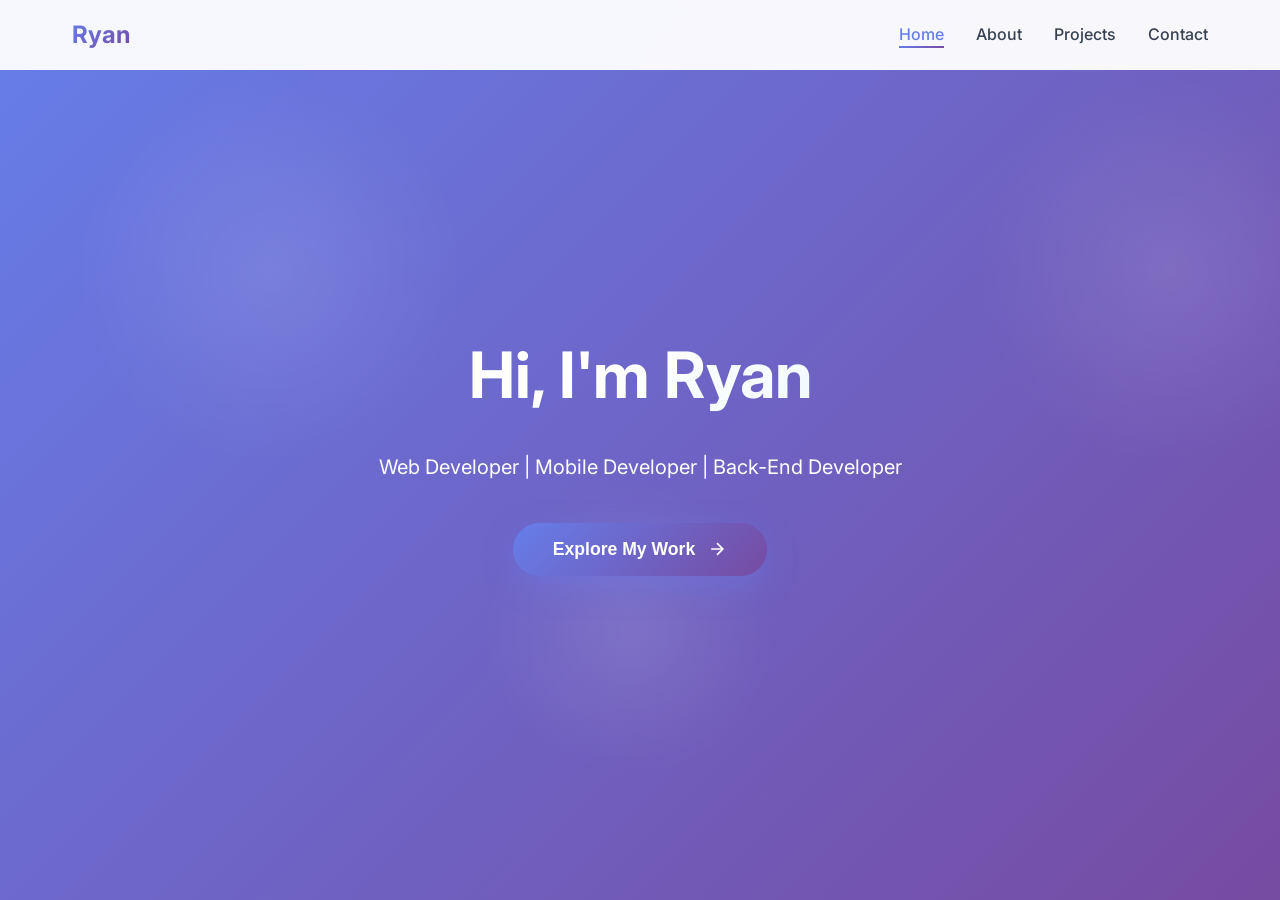
<file: index.html>
<!DOCTYPE html>
<html lang="id">
<head>
  <meta charset="UTF-8">
  <title>Portfolio | Ryan</title>
  <meta name="viewport" content="width=device-width, initial-scale=1.0">
  <link rel="stylesheet" href="css/navbar.css">
  <link rel="stylesheet" href="css/index.css">
  <link href="https://fonts.googleapis.com/css2?family=Inter:wght@300;400;500;600;700&display=swap" rel="stylesheet">
</head>
<body>
  <nav class="navbar">
    <div class="nav-container">
      <h2 class="logo">Ryan</h2>
      <ul class="nav-menu">
        <li><a href="index.html" class="nav-link active">Home</a></li>
        <li><a href="about.html" class="nav-link">About</a></li>
        <li><a href="projects.html" class="nav-link">Projects</a></li>
        <li><a href="contact.html" class="nav-link">Contact</a></li>
      </ul>
      <div class="hamburger">
        <span></span>
        <span></span>
        <span></span>
      </div>
    </div>
  </nav>

  <section class="hero">
    <div class="hero-content">
      <h1 class="hero-title">
        Hi, I'm <span class="gradient-text">Ryan</span>
      </h1>
      <p class="hero-subtitle">Web Developer | Mobile Developer | Back-End Developer</p>
      <button class="cta-button" onclick="scrollToSection()">
        <span>Explore My Work</span>
        <svg class="arrow" viewBox="0 0 24 24" fill="none" stroke="currentColor" stroke-width="2">
          <path d="M5 12h14M12 5l7 7-7 7"/>
        </svg>
      </button>
    </div>
  </section>

  <script src="js/script.js"></script>
</body>
</html>
</file>
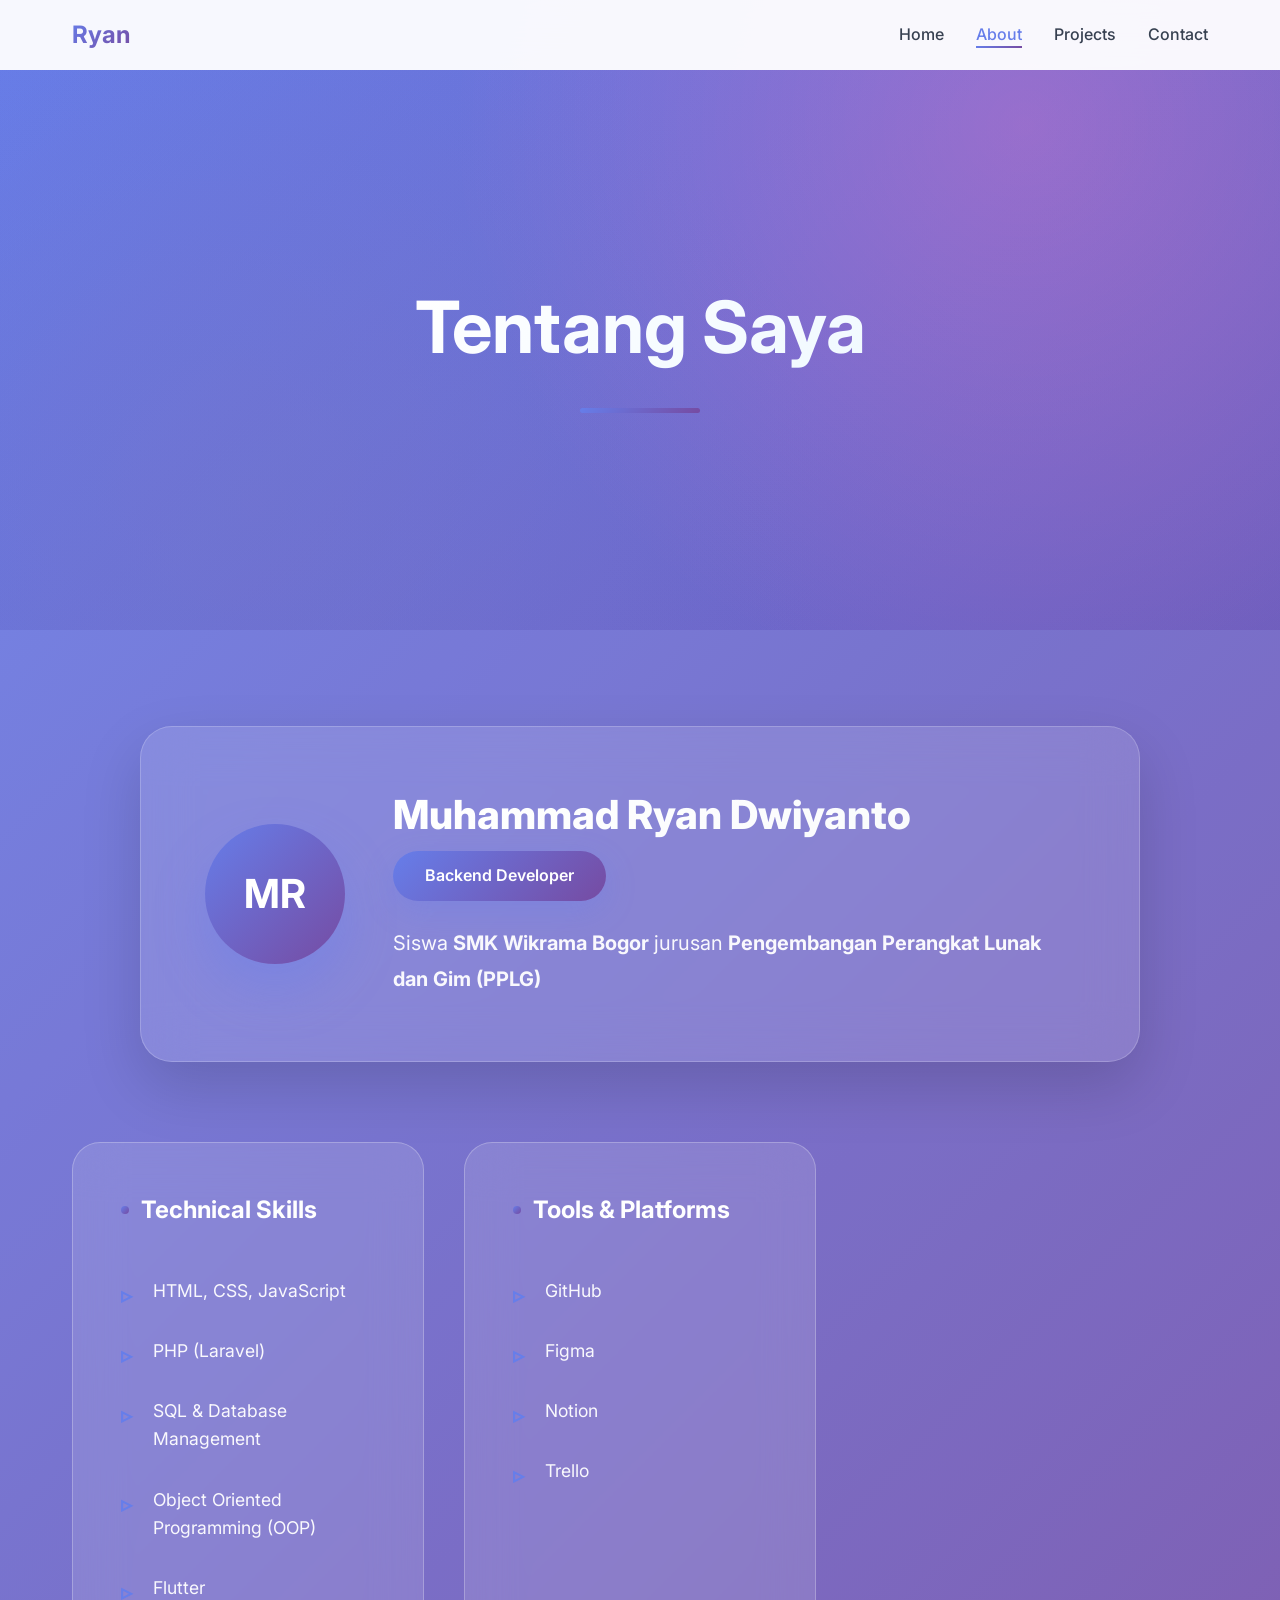
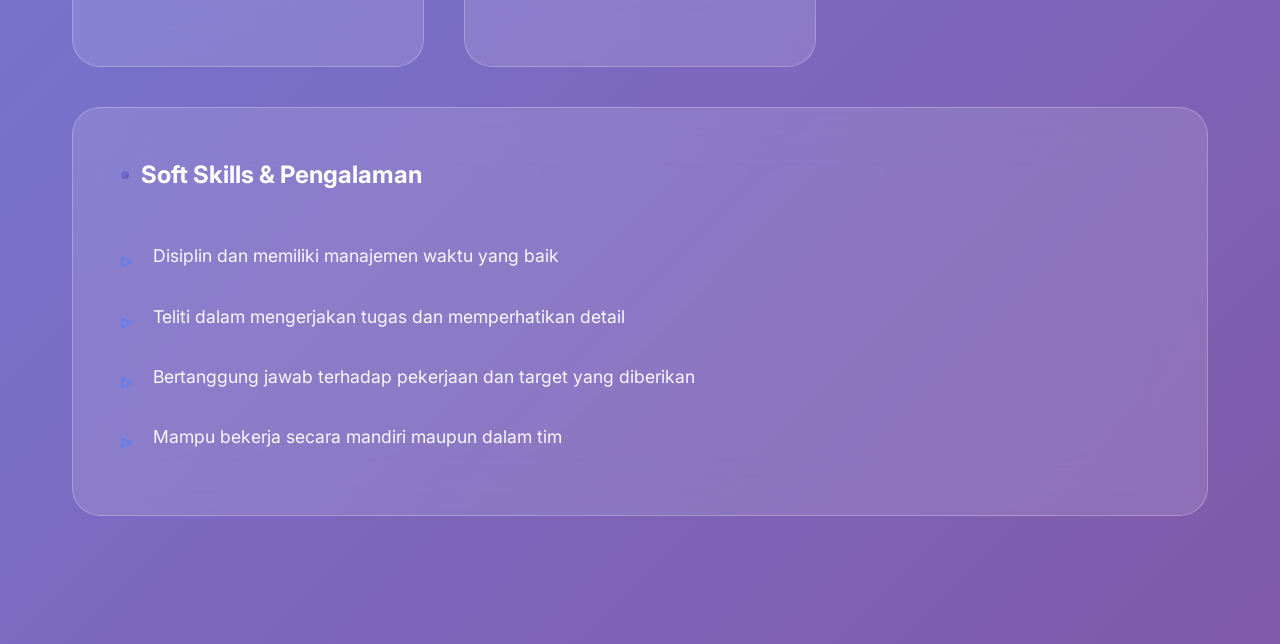
<file: about.html>
<!DOCTYPE html>
<html lang="id">
<head>
  <meta charset="UTF-8">
  <title>About Me | Muhammad Ryan Dwiyanto</title>
  <meta name="viewport" content="width=device-width, initial-scale=1.0">
  <link rel="stylesheet" href="css/navbar.css">
  <link rel="stylesheet" href="css/about.css">
  <link href="https://fonts.googleapis.com/css2?family=Inter:wght@300;400;500;600;700&display=swap" rel="stylesheet">
</head>
<body>
  <nav class="navbar">
    <div class="nav-container">
      <h2 class="logo">Ryan</h2>
      <ul class="nav-menu">
        <li><a href="index.html" class="nav-link">Home</a></li>
        <li><a href="about.html" class="nav-link active">About</a></li>
        <li><a href="projects.html" class="nav-link">Projects</a></li>
        <li><a href="contact.html" class="nav-link">Contact</a></li>
      </ul>
      <div class="hamburger">
        <span></span>
        <span></span>
        <span></span>
      </div>
    </div>
  </nav>

  <section class="about-hero">
    <div class="container">
      <div class="about-header">
        <h1 class="section-title">Tentang Saya</h1>
        <div class="hero-divider"></div>
      </div>
    </div>
  </section>

  <section class="about-content">
    <div class="container">
      <div class="profile-card">
        <div class="profile-image">
          <div class="image-placeholder">
            <span>MR</span>
          </div>
        </div>
        <div class="profile-info">
          <h2 class="profile-name">Muhammad Ryan Dwiyanto</h2>
          <div class="profile-badge">Backend Developer</div>
          <p class="profile-intro">
            Siswa <strong>SMK Wikrama Bogor</strong> jurusan 
            <strong>Pengembangan Perangkat Lunak dan Gim (PPLG)</strong>
          </p>
        </div>
      </div>

      <div class="skills-grid">
        <div class="skill-card">
          <h3>Technical Skills</h3>
          <ul class="skills-list">
            <li>HTML, CSS, JavaScript</li>
            <li>PHP (Laravel)</li>
            <li>SQL & Database Management</li>
            <li>Object Oriented Programming (OOP)</li>
            <li>Flutter</li>
          </ul>
        </div>
        
        <div class="skill-card">
          <h3>Tools & Platforms</h3>
          <ul class="skills-list">
            <li>GitHub</li>
            <li>Figma</li>
            <li>Notion</li>
            <li>Trello</li>
          </ul>
        </div>
        
        <div class="skill-card full-width">
          <h3>Soft Skills & Pengalaman</h3>
          <ul class="skills-list">
            <li>Disiplin dan memiliki manajemen waktu yang baik</li>
            <li>Teliti dalam mengerjakan tugas dan memperhatikan detail</li>
            <li>Bertanggung jawab terhadap pekerjaan dan target yang diberikan</li>
            <li>Mampu bekerja secara mandiri maupun dalam tim</li>
          </ul>
        </div>
      </div>
    </div>
  </section>

  <script src="js/script.js"></script>
</body>
</html>
</file>
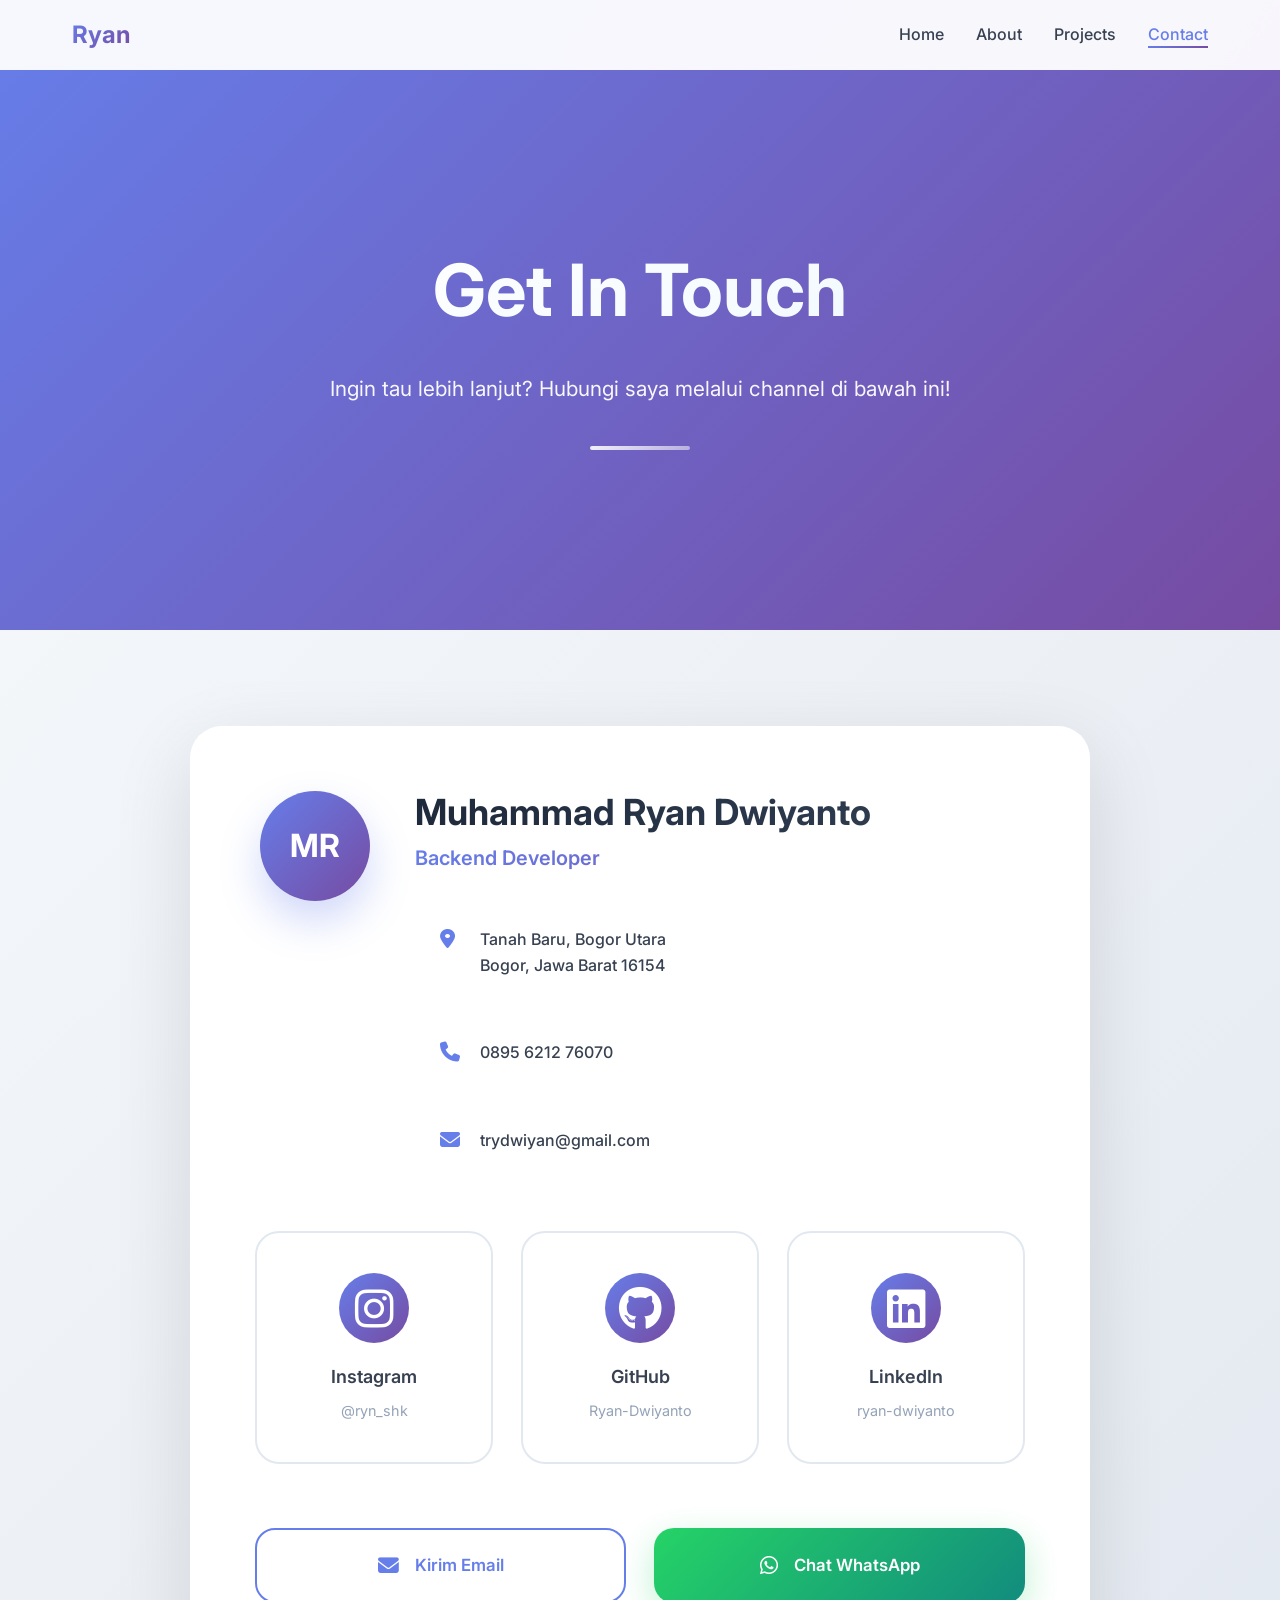
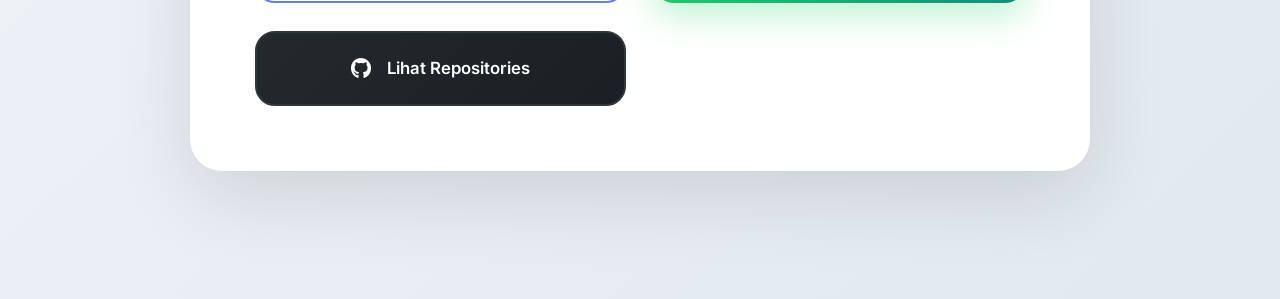
<file: contact.html>
<!DOCTYPE html>
<html lang="id">
<head>
  <meta charset="UTF-8">
  <title>Contact | Muhammad Ryan Dwiyanto</title>
  <meta name="viewport" content="width=device-width, initial-scale=1.0">
  <link rel="stylesheet" href="css/navbar.css">
  <link rel="stylesheet" href="css/contact.css">
  <link href="https://fonts.googleapis.com/css2?family=Inter:wght@300;400;500;600;700&display=swap" rel="stylesheet">
  <link rel="stylesheet" href="https://cdnjs.cloudflare.com/ajax/libs/font-awesome/6.4.0/css/all.min.css">
</head>
<body>
  <nav class="navbar">
    <div class="nav-container">
      <h2 class="logo">Ryan</h2>
      <ul class="nav-menu">
        <li><a href="index.html" class="nav-link">Home</a></li>
        <li><a href="about.html" class="nav-link">About</a></li>
        <li><a href="projects.html" class="nav-link">Projects</a></li>
        <li><a href="contact.html" class="nav-link active">Contact</a></li>
      </ul>
      <div class="hamburger">
        <span></span>
        <span></span>
        <span></span>
      </div>
    </div>
  </nav>

  <section class="contact-hero">
    <div class="container">
      <div class="hero-content">
        <h1 class="section-title">Get In Touch</h1>
        <p class="hero-subtitle">Ingin tau lebih lanjut? Hubungi saya melalui channel di bawah ini!</p>
        <div class="hero-divider"></div>
      </div>
    </div>
  </section>

  <section class="contact-content">
    <div class="container">
      <div class="contact-grid">
        <!-- Main Profile Card -->
        <div class="contact-card featured">
          <div class="profile-section">
            <div class="profile-image">
              <div class="image-placeholder large">
                <span>MR</span>
              </div>
            </div>
            <div class="profile-details">
              <h2>Muhammad Ryan Dwiyanto</h2>
              <p class="profile-role">Backend Developer</p>
              <div class="profile-info">
                <div class="info-item">
                  <i class="fas fa-map-marker-alt"></i>
                  <span>Tanah Baru, Bogor Utara<br>Bogor, Jawa Barat 16154</span>
                </div>
                <div class="info-item">
                  <i class="fas fa-phone"></i>
                  <span>0895 6212 76070</span>
                </div>
                <div class="info-item">
                  <i class="fas fa-envelope"></i>
                  <span>trydwiyan@gmail.com</span>
                </div>
              </div>
            </div>
          </div>

          <!-- Social Links Grid -->
          <div class="social-grid">
            <a href="https://www.instagram.com/ryn_shk/" class="social-link instagram" target="_blank" rel="noopener">
              <i class="fab fa-instagram"></i>
              <span>Instagram</span>
              <small>@ryn_shk</small>
            </a>
            <a href="https://github.com/Ryan-Dwiyanto" class="social-link github" target="_blank" rel="noopener">
              <i class="fab fa-github"></i>
              <span>GitHub</span>
              <small>Ryan-Dwiyanto</small>
            </a>
            <a href="https://www.linkedin.com/in/ryan-dwiyanto/" class="social-link linkedin" target="_blank" rel="noopener">
              <i class="fab fa-linkedin"></i>
              <span>LinkedIn</span>
              <small>ryan-dwiyanto</small>
            </a>
          </div>

          <!-- Quick Actions -->
          <div class="quick-actions">
            <a href="mailto:trydwiyan@gmail.com?subject=Magang%20Backend%20Developer%20-%20Ryan%20Dwiyanto" class="cta-button secondary">
              <i class="fas fa-envelope"></i>
              Kirim Email
            </a>
            <a href="https://wa.me/62895621276070?text=Hi%20Ryan,%20saya%20tertarik%20magang%20backend%20developer!" class="cta-button whatsapp" target="_blank" rel="noopener">
              <i class="fab fa-whatsapp"></i>
              Chat WhatsApp
            </a>
            <a href="https://github.com/Ryan-Dwiyanto" class="cta-button github-cta" target="_blank" rel="noopener">
              <i class="fab fa-github"></i>
              Lihat Repositories
            </a>
          </div>
        </div>
      </div>
    </div>
  </section>

  <script src="js/script.js"></script>
</body>
</html>
</file>
<file: css/navbar.css>
/* NAVBAR SHARED - SEMUA HALAMAN */
* { margin: 0; padding: 0; box-sizing: border-box; }

.navbar {
  position: fixed;
  top: 0;
  width: 100%;
  background: rgba(255, 255, 255, 0.98);
  backdrop-filter: blur(20px);
  z-index: 1000;
  transition: all 0.3s ease;
}

.nav-container {
  max-width: 1200px;
  margin: 0 auto;
  padding: 1rem 2rem;
  display: flex;
  justify-content: space-between;
  align-items: center;
}

.logo {
  font-size: 1.5rem;
  font-weight: 700;
  background: linear-gradient(135deg, #667eea, #764ba2);
  -webkit-background-clip: text;
  -webkit-text-fill-color: transparent;
  background-clip: text;
}

.nav-menu {
  display: flex;
  list-style: none;
  gap: 2rem;
}

.nav-link {
  text-decoration: none;
  color: #374151;
  font-weight: 500;
  transition: all 0.3s ease;
  position: relative;
}

.nav-link:hover, .nav-link.active {
  color: #667eea;
}

.nav-link.active::after {
  content: '';
  position: absolute;
  bottom: -4px;
  left: 0;
  width: 100%;
  height: 2px;
  background: linear-gradient(135deg, #667eea, #764ba2);
}

.hamburger {
  display: none;
  flex-direction: column;
  cursor: pointer;
  gap: 4px;
}

.hamburger span {
  width: 25px;
  height: 3px;
  background: #374151;
  transition: all 0.3s ease;
}

@media (max-width: 768px) {
  .hamburger { display: flex; }
  .nav-menu {
    position: fixed;
    left: -100%;
    top: 80px;
    flex-direction: column;
    background: rgba(255, 255, 255, 0.99);
    width: 100%;
    text-align: center;
    transition: left 0.3s ease;
    box-shadow: 0 10px 30px rgba(0,0,0,0.1);
    padding: 2rem 0;
  }
  .nav-menu.active { left: 0; }
}
</file>
<file: css/index.css>
/* Reset & Base */
* {
  margin: 0;
  padding: 0;
  box-sizing: border-box;
}

html {
  scroll-behavior: smooth;
}

body {
  font-family: 'Inter', -apple-system, BlinkMacSystemFont, sans-serif;
  background: linear-gradient(135deg, #667eea 0%, #764ba2 100%);
  color: #ffffff;
  overflow-x: hidden;
  line-height: 1.6;
}

/* Navbar */
.navbar {
  position: fixed;
  top: 0;
  width: 100%;
  background: rgba(255, 255, 255, 0.95);
  backdrop-filter: blur(20px);
  z-index: 1000;
  transition: all 0.3s ease;
}

.nav-container {
  max-width: 1200px;
  margin: 0 auto;
  padding: 1rem 2rem;
  display: flex;
  justify-content: space-between;
  align-items: center;
}

.logo {
  font-size: 1.5rem;
  font-weight: 700;
  background: linear-gradient(135deg, #667eea, #764ba2);
  -webkit-background-clip: text;
  -webkit-text-fill-color: transparent;
  background-clip: text;
}

.nav-menu {
  display: flex;
  list-style: none;
  gap: 2rem;
}

.nav-link {
  text-decoration: none;
  color: #374151;
  font-weight: 500;
  transition: all 0.3s ease;
  position: relative;
}

.nav-link:hover,
.nav-link.active {
  color: #667eea;
}

.nav-link.active::after {
  content: '';
  position: absolute;
  bottom: -4px;
  left: 0;
  width: 100%;
  height: 2px;
  background: linear-gradient(135deg, #667eea, #764ba2);
}

.hamburger {
  display: none;
  flex-direction: column;
  cursor: pointer;
  gap: 4px;
}

.hamburger span {
  width: 25px;
  height: 3px;
  background: #374151;
  transition: all 0.3s ease;
}

/* Hero Section */
.hero {
  min-height: 100vh;
  display: flex;
  align-items: center;
  justify-content: center;
  padding: 0 2rem;
  position: relative;
}

.hero::before {
  content: '';
  position: absolute;
  top: 0;
  left: 0;
  right: 0;
  bottom: 0;
  background: url('data:image/svg+xml,<svg xmlns="http://www.w3.org/2000/svg" viewBox="0 0 1000 1000"><defs><radialGradient id="a" cx="50%" cy="50%"><stop offset="0%" stop-color="%23ffffff" stop-opacity="0.1"/><stop offset="100%" stop-color="%23ffffff" stop-opacity="0"/></radialGradient></defs><circle cx="300" cy="300" r="200" fill="url(%23a)"><animate attributeName="r" values="200;220;200" dur="4s" repeatCount="indefinite"/></circle><circle cx="700" cy="700" r="150" fill="url(%23a)"><animate attributeName="r" values="150;170;150" dur="5s" repeatCount="indefinite"/></circle></svg>');
  pointer-events: none;
}

.hero-content {
  text-align: center;
  max-width: 800px;
  animation: fadeInUp 1s ease-out;
}

.hero-title {
  font-size: clamp(2.5rem, 5vw, 4rem);
  font-weight: 700;
  margin-bottom: 1.5rem;
  opacity: 0;
  animation: fadeInUp 1s ease-out 0.2s forwards;
}

.gradient-text {
  background: linear-gradient(135deg, #ffffff, #f0f9ff);
  -webkit-background-clip: text;
  -webkit-text-fill-color: transparent;
  background-clip: text;
  display: inline-block;
}

.hero-subtitle {
  font-size: 1.25rem;
  margin-bottom: 2.5rem;
  opacity: 0.9;
  opacity: 0;
  animation: fadeInUp 1s ease-out 0.4s forwards;
}

.cta-button {
  display: inline-flex;
  align-items: center;
  gap: 0.75rem;
  padding: 1rem 2.5rem;
  background: linear-gradient(135deg, #667eea 0%, #764ba2 100%);
  color: white;
  border: none;
  border-radius: 50px;
  font-size: 1.1rem;
  font-weight: 600;
  cursor: pointer;
  transition: all 0.3s ease;
  box-shadow: 0 10px 30px rgba(102, 126, 234, 0.4);
  opacity: 0;
  animation: fadeInUp 1s ease-out 0.6s forwards;
  position: relative;
  overflow: hidden;
}

.cta-button::before {
  content: '';
  position: absolute;
  top: 0;
  left: -100%;
  width: 100%;
  height: 100%;
  background: linear-gradient(90deg, transparent, rgba(255,255,255,0.3), transparent);
  transition: left 0.5s;
}

.cta-button:hover::before {
  left: 100%;
}

.cta-button:hover {
  transform: translateY(-3px);
  box-shadow: 0 20px 40px rgba(102, 126, 234, 0.5);
}

.cta-button:active {
  transform: translateY(-1px);
}

.arrow {
  width: 20px;
  height: 20px;
  stroke: white;
  transition: transform 0.3s ease;
}

.cta-button:hover .arrow {
  transform: translateX(4px);
}

/* Animations */
@keyframes fadeInUp {
  from {
    opacity: 0;
    transform: translateY(30px);
  }
  to {
    opacity: 1;
    transform: translateY(0);
  }
}

/* Responsive Design */
@media (max-width: 768px) {
  .hamburger {
    display: flex;
  }
  
  .nav-menu {
    position: fixed;
    left: -100%;
    top: 70px;
    flex-direction: column;
    background-color: white;
    width: 100%;
    text-align: center;
    transition: 0.3s;
    box-shadow: 0 10px 27px rgba(0,0,0,0.05);
    padding: 2rem 0;
  }
  
  .nav-menu.active {
    left: 0;
  }
  
  .hero {
    padding: 0 1.5rem;
    text-align: center;
  }
  
  .nav-container {
    padding: 1rem 1.5rem;
  }
}

@media (max-width: 480px) {
  .hero-title {
    font-size: 2.5rem;
  }
  
  .cta-button {
    padding: 0.875rem 2rem;
    font-size: 1rem;
  }
}

/* Additional content styles (for other pages) */
.content {
  padding: 120px 2rem;
  max-width: 1200px;
  margin: 0 auto;
}

.grid {
  display: grid;
  grid-template-columns: repeat(auto-fit, minmax(300px, 1fr));
  gap: 2rem;
  margin-top: 3rem;
}

.card {
  padding: 2rem;
  background: rgba(255, 255, 255, 0.1);
  backdrop-filter: blur(20px);
  border-radius: 20px;
  border: 1px solid rgba(255, 255, 255, 0.2);
  transition: all 0.3s ease;
}

.card:hover {
  transform: translateY(-10px);
  background: rgba(255, 255, 255, 0.15);
}

form {
  max-width: 500px;
  margin: 0 auto;
  display: flex;
  flex-direction: column;
  gap: 1.5rem;
}

form input,
form textarea {
  padding: 1rem;
  border: 1px solid rgba(255, 255, 255, 0.3);
  border-radius: 12px;
  background: rgba(255, 255, 255, 0.1);
  color: white;
  font-size: 1rem;
}

form input::placeholder,
form textarea::placeholder {
  color: rgba(255, 255, 255, 0.7);
}

form input:focus,
form textarea:focus {
  outline: none;
  border-color: #667eea;
  box-shadow: 0 0 0 3px rgba(102, 126, 234, 0.2);
}
</file>
<file: css/about.css>
/* ABOUT PAGE - COMPLETE STYLES */
@import url('https://fonts.googleapis.com/css2?family=Inter:wght@300;400;500;600;700&display=swap');

* {
  margin: 0;
  padding: 0;
  box-sizing: border-box;
}

html {
  scroll-behavior: smooth;
}

body {
  font-family: 'Inter', sans-serif;
  background: linear-gradient(135deg, #667eea 0%, #764ba2 100%);
  color: #ffffff;
  overflow-x: hidden;
  line-height: 1.6;
}

.container {
  max-width: 1200px;
  margin: 0 auto;
  padding: 0 2rem;
}

/* Navbar Offset */
.about-hero,
.about-content {
  padding-top: 100px;
}

/* About Hero - FIXED CENTER */
.about-hero {
  min-height: 70vh;
  display: flex;
  align-items: center;
  justify-content: center;
  background: linear-gradient(135deg, rgba(102, 126, 234, 0.15), rgba(118, 75, 162, 0.15));
  position: relative;
  overflow: hidden;
}

.about-hero::before {
  content: '';
  position: absolute;
  top: 0;
  left: 0;
  right: 0;
  bottom: 0;
  background: 
    radial-gradient(circle at 20% 80%, rgba(120, 119, 198, 0.4) 0%, transparent 50%),
    radial-gradient(circle at 80% 20%, rgba(255, 119, 198, 0.3) 0%, transparent 50%);
  animation: float 20s ease-in-out infinite;
}

@keyframes float {
  0%, 100% { transform: translateY(0px) rotate(0deg); }
  50% { transform: translateY(-25px) rotate(1deg); }
}

.about-header {
  text-align: center !important;
  position: relative;
  z-index: 2;
  max-width: 900px;
  width: 100%;
  padding: 0 2rem;
}

.section-title {
  font-size: clamp(2.5rem, 6vw, 4.5rem);
  font-weight: 700;
  background: linear-gradient(135deg, #ffffff 0%, #f0f9ff 100%);
  -webkit-background-clip: text;
  -webkit-text-fill-color: transparent;
  background-clip: text;
  margin-bottom: 1.5rem;
  opacity: 0;
  animation: fadeInUp 1s ease-out 0.3s both;
}

.hero-divider {
  width: 120px;
  height: 5px;
  background: linear-gradient(135deg, #667eea, #764ba2);
  margin: 0 auto 3rem;
  border-radius: 3px;
  opacity: 0;
  animation: fadeInUp 1s ease-out 0.5s both;
}

/* About Content */
.about-content {
  padding: 6rem 0 8rem;
  background: rgba(255, 255, 255, 0.08);
  position: relative;
}

.profile-card {
  display: grid;
  grid-template-columns: 140px 1fr;
  gap: 3rem;
  align-items: center;
  background: rgba(255, 255, 255, 0.12);
  backdrop-filter: blur(25px);
  border-radius: 32px;
  padding: 4rem;
  border: 1px solid rgba(255, 255, 255, 0.2);
  margin: 0 auto 5rem;
  max-width: 1000px;
  opacity: 0;
  transform: translateY(40px);
  animation: fadeInUp 1s ease-out 0.7s both;
  box-shadow: 0 25px 60px rgba(0, 0, 0, 0.15);
  transition: all 0.4s cubic-bezier(0.175, 0.885, 0.32, 1.275);
}

.profile-card:hover {
  transform: translateY(-10px);
  box-shadow: 0 35px 80px rgba(0, 0, 0, 0.2);
}

.profile-image {
  display: flex;
  align-items: center;
  justify-content: center;
}

.image-placeholder {
  width: 140px;
  height: 140px;
  border-radius: 50%;
  background: linear-gradient(135deg, #667eea, #764ba2);
  display: flex;
  align-items: center;
  justify-content: center;
  font-size: 2.5rem;
  font-weight: 700;
  color: white;
  box-shadow: 0 25px 50px rgba(102, 126, 234, 0.4);
  transition: all 0.4s cubic-bezier(0.175, 0.885, 0.32, 1.275);
}

.profile-card:hover .image-placeholder {
  transform: scale(1.08) rotate(5deg);
}

.profile-name {
  font-size: 2.5rem;
  font-weight: 800;
  color: white;
  margin-bottom: 0.75rem;
  background: linear-gradient(135deg, #ffffff 0%, #f8fafc 100%);
  -webkit-background-clip: text;
  -webkit-text-fill-color: transparent;
  background-clip: text;
  line-height: 1.2;
}

.profile-badge {
  background: linear-gradient(135deg, #667eea, #764ba2);
  color: white;
  padding: 0.75rem 2rem;
  border-radius: 50px;
  font-size: 1rem;
  font-weight: 600;
  display: inline-block;
  margin-bottom: 1.5rem;
  box-shadow: 0 10px 30px rgba(102, 126, 234, 0.3);
  transition: all 0.3s ease;
}

.profile-badge:hover {
  transform: translateY(-3px);
  box-shadow: 0 15px 40px rgba(102, 126, 234, 0.4);
}

.profile-intro {
  font-size: 1.25rem;
  color: rgba(255, 255, 255, 0.95);
  line-height: 1.8;
  font-weight: 400;
}

/* Skills Grid */
.skills-grid {
  display: grid;
  grid-template-columns: repeat(auto-fit, minmax(320px, 1fr));
  gap: 2.5rem;
  max-width: 1200px;
  margin: 0 auto;
}

.skill-card {
  background: rgba(255, 255, 255, 0.12);
  backdrop-filter: blur(25px);
  border-radius: 28px;
  padding: 3rem;
  border: 1px solid rgba(255, 255, 255, 0.25);
  transition: all 0.4s cubic-bezier(0.175, 0.885, 0.32, 1.275);
  opacity: 0;
  transform: translateY(40px);
}

.skill-card:nth-child(1) { animation: fadeInUp 1s ease-out 0.9s both; }
.skill-card:nth-child(2) { animation: fadeInUp 1s ease-out 1.1s both; }
.skill-card:nth-child(3) { animation: fadeInUp 1s ease-out 1.3s both; }

.skill-card:hover {
  transform: translateY(-12px);
  background: rgba(255, 255, 255, 0.18);
  box-shadow: 0 30px 70px rgba(0, 0, 0, 0.2);
}

.skill-card h3 {
  font-size: 1.5rem;
  font-weight: 700;
  color: white;
  margin-bottom: 2rem;
  display: flex;
  align-items: center;
  gap: 0.75rem;
}

.skill-card h3::before {
  content: '';
  width: 8px;
  height: 8px;
  background: linear-gradient(135deg, #667eea, #764ba2);
  border-radius: 50%;
  flex-shrink: 0;
}

.skills-list {
  list-style: none;
}

.skills-list li {
  color: rgba(255, 255, 255, 0.95);
  padding: 1rem 0;
  font-size: 1.1rem;
  position: relative;
  padding-left: 2rem;
  transition: all 0.3s ease;
}

.skills-list li:hover {
  color: white;
  padding-left: 2.25rem;
}

.skills-list li::before {
  content: '▹';
  position: absolute;
  left: 0;
  color: #667eea;
  font-size: 1.4rem;
  font-weight: bold;
}

.skill-card.full-width {
  grid-column: 1 / -1;
}

/* Animations */
@keyframes fadeInUp {
  from {
    opacity: 0;
    transform: translateY(40px);
  }
  to {
    opacity: 1;
    transform: translateY(0);
  }
}

/* Responsive */
@media (max-width: 768px) {
  .about-hero {
    min-height: 65vh;
    padding-top: 90px;
  }
  
  .about-content {
    padding: 4rem 0 6rem;
  }
  
  .profile-card {
    grid-template-columns: 1fr;
    text-align: center;
    padding: 2.5rem 2rem;
    gap: 2rem;
    margin: 0 1rem 4rem;
  }
  
  .skills-grid {
    grid-template-columns: 1fr;
    gap: 2rem;
    padding: 0 1rem;
  }
  
  .skill-card.full-width {
    grid-column: unset;
  }
  
  .skill-card {
    padding: 2.5rem 2rem;
  }
}

@media (max-width: 480px) {
  .container { padding: 0 1.5rem; }
  .profile-card { padding: 2rem 1.5rem; }
  .image-placeholder { width: 110px; height: 110px; font-size: 2rem; }
}
</file>
<file: css/contact.css>
/* CONTACT PAGE - COMPLETE STYLES */
@import url('https://fonts.googleapis.com/css2?family=Inter:wght@300;400;500;600;700&display=swap');
@import url('https://cdnjs.cloudflare.com/ajax/libs/font-awesome/6.4.0/css/all.min.css');

* {
  margin: 0;
  padding: 0;
  box-sizing: border-box;
}

html {
  scroll-behavior: smooth;
}

body {
  font-family: 'Inter', sans-serif;
  background: linear-gradient(135deg, #f8fafc 0%, #e2e8f0 100%);
  color: #1e293b;
  overflow-x: hidden;
  line-height: 1.6;
}

.container {
  max-width: 1200px;
  margin: 0 auto;
  padding: 0 2rem;
}

/* Navbar Offset */
.contact-hero,
.contact-content {
  padding-top: 100px;
}

/* Contact Hero - FIXED CENTER */
.contact-hero {
  min-height: 70vh;
  display: flex;
  align-items: center;
  justify-content: center;
  background: linear-gradient(135deg, #667eea 0%, #764ba2 100%);
  position: relative;
}

.hero-content {
  text-align: center !important;
  max-width: 900px;
  width: 100%;
  padding: 0 2rem;
}

.section-title {
  font-size: clamp(2.5rem, 6vw, 4.5rem);
  font-weight: 700;
  background: linear-gradient(135deg, #ffffff 0%, #f0f9ff 100%);
  -webkit-background-clip: text;
  -webkit-text-fill-color: transparent;
  background-clip: text;
  margin-bottom: 1.5rem;
  opacity: 0;
  animation: fadeInUp 1s ease-out 0.3s both;
}

.hero-subtitle {
  font-size: clamp(1.1rem, 2.5vw, 1.3rem);
  color: rgba(255, 255, 255, 0.95) !important;
  margin: 0 auto 2.5rem auto !important;
  padding: 0 2rem;
  max-width: 700px;
  width: fit-content;
  text-align: center !important;
  line-height: 1.7;
  opacity: 0;
  animation: fadeInUp 1s ease-out 0.5s both;
}

.hero-divider {
  width: 100px;
  height: 4px;
  background: linear-gradient(135deg, rgba(255,255,255,0.9), rgba(255,255,255,0.5));
  margin: 0 auto 3rem;
  border-radius: 2px;
  opacity: 0;
  animation: fadeInUp 1s ease-out 0.7s both;
}

/* Contact Content */
.contact-content {
  padding: 6rem 0 8rem;
  min-height: calc(100vh - 200px);
  position: relative;
}

.contact-grid {
  display: flex;
  justify-content: center;
  max-width: 1000px;
  margin: 0 auto;
}

.contact-card.featured {
  width: 100%;
  max-width: 900px;
  margin: 0 auto;
  background: white;
  border-radius: 32px;
  padding: 4rem;
  box-shadow: 0 25px 80px rgba(0, 0, 0, 0.12);
  backdrop-filter: blur(20px);
  border: 1px solid rgba(255, 255, 255, 0.25);
  transition: all 0.4s cubic-bezier(0.175, 0.885, 0.32, 1.275);
  opacity: 0;
  transform: translateY(40px);
  animation: fadeInUp 1s ease-out 0.3s both;
}

.contact-card.featured:hover {
  transform: translateY(-8px);
  box-shadow: 0 35px 100px rgba(0, 0, 0, 0.18);
}

/* Profile Section */
.profile-section {
  display: grid;
  grid-template-columns: 120px 1fr;
  gap: 2.5rem;
  margin-bottom: 3.5rem;
  align-items: start;
}

.profile-image {
  display: flex;
  align-items: center;
  justify-content: center;
}

.image-placeholder.large {
  width: 110px;
  height: 110px;
  border-radius: 50%;
  background: linear-gradient(135deg, #667eea, #764ba2);
  display: flex;
  align-items: center;
  justify-content: center;
  font-size: 2rem;
  font-weight: 700;
  color: white;
  box-shadow: 0 20px 40px rgba(102, 126, 234, 0.3);
  transition: all 0.3s ease;
}

.profile-details h2 {
  font-size: 2.25rem;
  font-weight: 700;
  background: linear-gradient(135deg, #1e293b, #334155);
  -webkit-background-clip: text;
  -webkit-text-fill-color: transparent;
  background-clip: text;
  margin-bottom: 0.5rem;
  line-height: 1.2;
}

.profile-role {
  background: linear-gradient(135deg, #667eea, #764ba2);
  -webkit-background-clip: text;
  -webkit-text-fill-color: transparent;
  background-clip: text;
  font-size: 1.25rem;
  font-weight: 600;
  margin-bottom: 2rem;
}

.profile-info {
  display: flex;
  flex-direction: column;
  gap: 1.25rem;
}

.info-item {
  display: flex;
  align-items: flex-start;
  gap: 1rem;
  padding: 1.25rem 1.5rem;
  background: rgba(255, 255, 255, 0.8);
  border-radius: 20px;
  border: 1px solid rgba(255, 255, 255, 0.6);
  transition: all 0.3s cubic-bezier(0.175, 0.885, 0.32, 1.275);
  cursor: pointer;
}

.info-item:hover {
  transform: translateX(12px);
  background: white;
  box-shadow: 0 15px 40px rgba(0, 0, 0, 0.12);
}

.info-item i {
  color: #667eea;
  font-size: 1.25rem;
  margin-top: 0.125rem;
  flex-shrink: 0;
  width: 24px;
}

.info-item span {
  color: #374151;
  font-weight: 500;
  line-height: 1.6;
  font-size: 1rem;
}

/* Social Grid */
.social-grid {
  display: grid;
  grid-template-columns: repeat(auto-fit, minmax(220px, 1fr));
  gap: 1.75rem;
  margin-bottom: 4rem;
}

.social-link {
  display: flex;
  flex-direction: column;
  align-items: center;
  padding: 2.5rem 2rem;
  border-radius: 24px;
  text-decoration: none;
  color: #374151;
  transition: all 0.4s cubic-bezier(0.175, 0.885, 0.32, 1.275);
  border: 2px solid #e2e8f0;
  position: relative;
  overflow: hidden;
}

.social-link::before {
  content: '';
  position: absolute;
  top: 0;
  left: 0;
  right: 0;
  bottom: 0;
  background: linear-gradient(135deg, rgba(102, 126, 234, 0.08), rgba(118, 75, 162, 0.08));
  opacity: 0;
  transition: opacity 0.3s ease;
}

.social-link:hover {
  transform: translateY(-12px);
  border-color: #667eea;
  color: #1e293b;
  box-shadow: 0 25px 50px rgba(102, 126, 234, 0.2);
}

.social-link:hover::before {
  opacity: 1;
}

.social-link i {
  font-size: 2.75rem;
  margin-bottom: 1.25rem;
  width: 70px;
  height: 70px;
  display: flex;
  align-items: center;
  justify-content: center;
  border-radius: 50%;
  background: linear-gradient(135deg, #667eea, #764ba2);
  color: white;
  transition: all 0.4s ease;
}

.social-link:hover i {
  transform: scale(1.15) rotate(8deg);
  box-shadow: 0 15px 35px rgba(102, 126, 234, 0.4);
}

.social-link span {
  font-weight: 600;
  font-size: 1.125rem;
  margin-bottom: 0.5rem;
}

.social-link small {
  color: #94a3b8;
  font-size: 0.9rem;
}

/* Quick Actions */
.quick-actions {
  display: grid;
  grid-template-columns: repeat(auto-fit, minmax(240px, 1fr));
  gap: 1.75rem;
}

.cta-button {
  display: flex;
  align-items: center;
  justify-content: center;
  gap: 1rem;
  padding: 1.375rem 2.25rem;
  border-radius: 20px;
  font-weight: 600;
  text-decoration: none;
  transition: all 0.4s cubic-bezier(0.175, 0.885, 0.32, 1.275);
  font-size: 1.05rem;
  position: relative;
  overflow: hidden;
}

.cta-button i {
  font-size: 1.3rem;
}

.cta-button.secondary {
  background: transparent;
  border: 2px solid #667eea;
  color: #667eea;
}

.cta-button.secondary:hover {
  background: #667eea;
  color: white;
  transform: translateY(-4px);
  box-shadow: 0 20px 45px rgba(102, 126, 234, 0.4);
}

.cta-button.whatsapp {
  background: linear-gradient(135deg, #25d366, #128c7e);
  color: white;
  box-shadow: 0 12px 35px rgba(37, 211, 102, 0.3);
}

.cta-button.whatsapp:hover {
  background: linear-gradient(135deg, #20ba5a, #0da851);
  transform: translateY(-4px);
  box-shadow: 0 20px 50px rgba(37, 211, 102, 0.45);
}

.cta-button.github-cta {
  background: linear-gradient(135deg, #24292e, #1a1f24);
  color: white;
  border: 2px solid #30363d;
}

.cta-button.github-cta:hover {
  background: #30363d;
  transform: translateY(-4px);
  box-shadow: 0 20px 45px rgba(36, 41, 46, 0.4);
}

/* Animations */
@keyframes fadeInUp {
  from {
    opacity: 0;
    transform: translateY(40px);
  }
  to {
    opacity: 1;
    transform: translateY(0);
  }
}

/* Responsive */
@media (max-width: 768px) {
  .contact-hero {
    min-height: 65vh;
    padding-top: 90px;
  }
  
  .contact-content {
    padding: 4rem 0 6rem;
  }
  
  .contact-card.featured {
    padding: 2.5rem 2rem;
    margin: 0 1rem;
    border-radius: 24px;
  }
  
  .profile-section {
    grid-template-columns: 1fr;
    text-align: center;
    gap: 2rem;
  }
  
  .image-placeholder.large {
    width: 90px;
    height: 90px;
    font-size: 1.75rem;
  }
  
  .social-grid {
    grid-template-columns: 1fr;
    gap: 1.25rem;
  }
  
  .quick-actions {
    grid-template-columns: 1fr;
    gap: 1.25rem;
  }
}

@media (max-width: 480px) {
  .container { padding: 0 1.5rem; }
  .contact-card.featured { padding: 2rem 1.5rem; }
}
</file>
